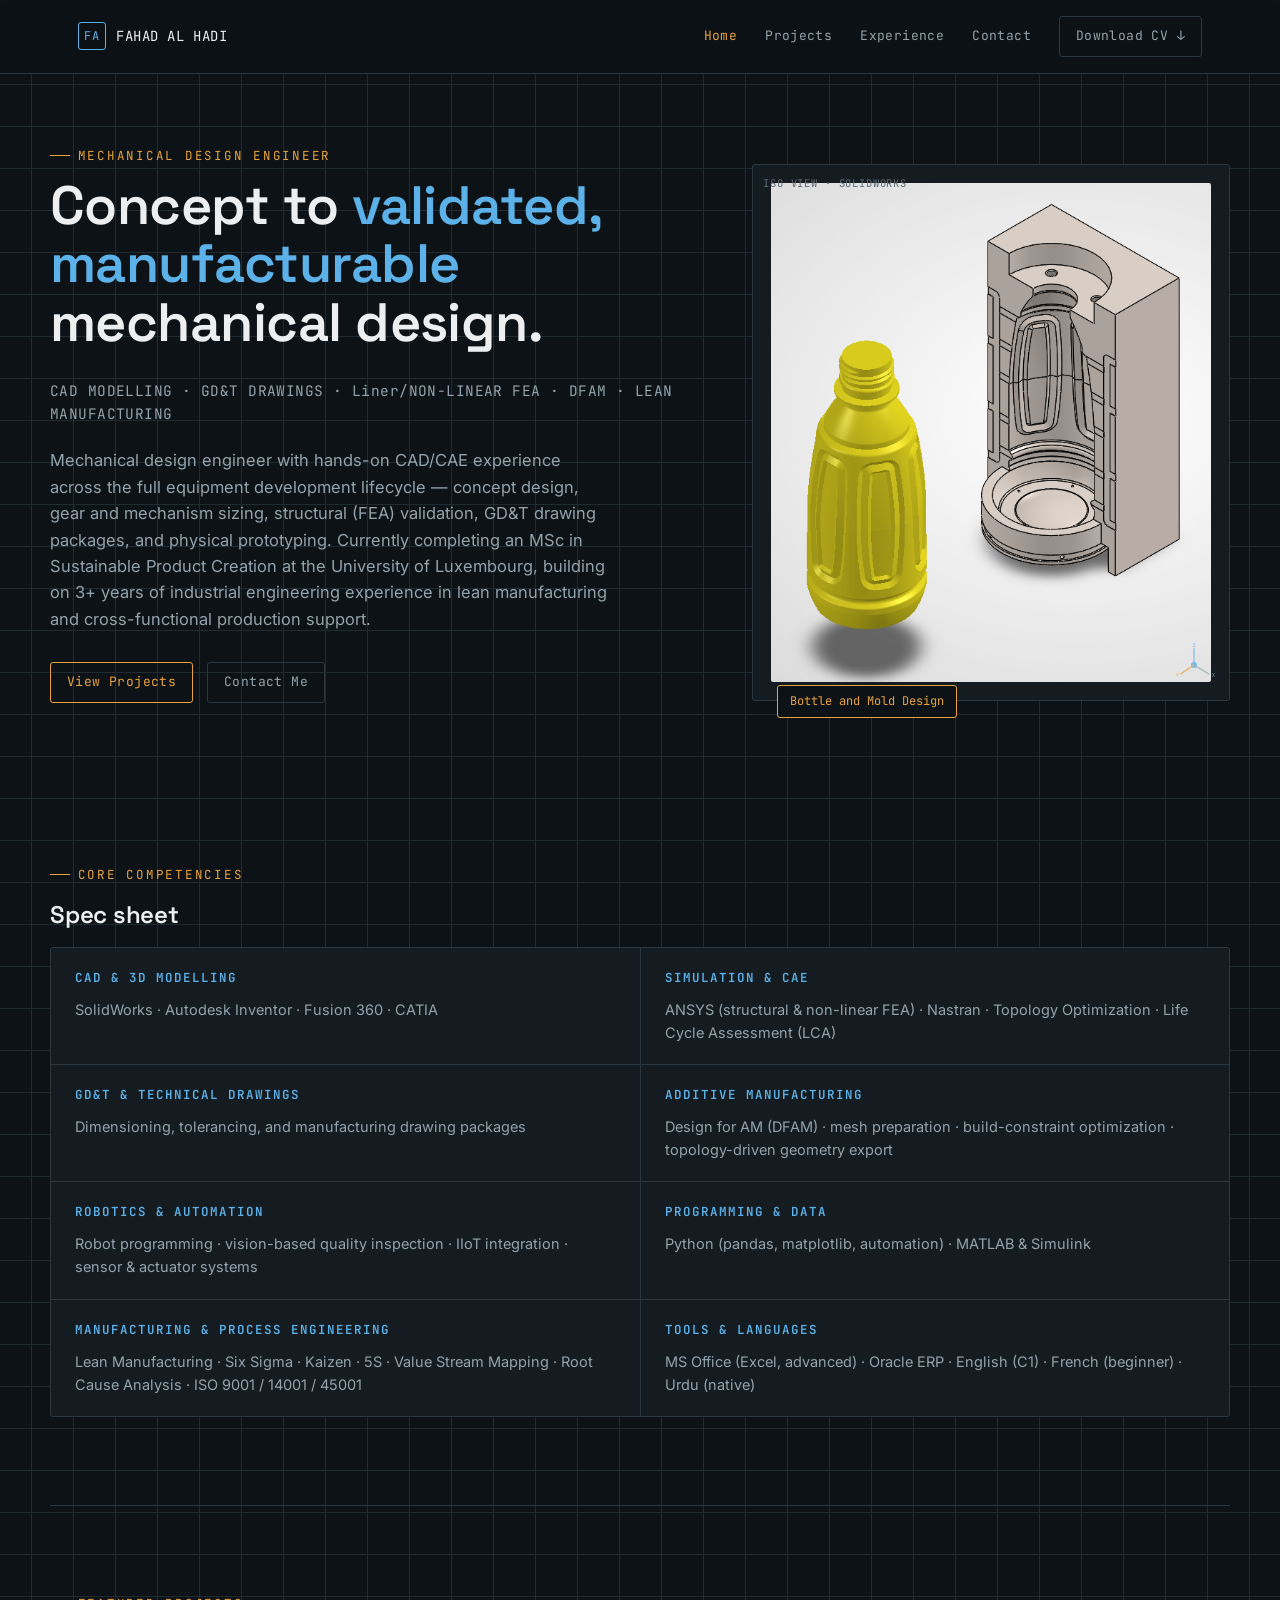
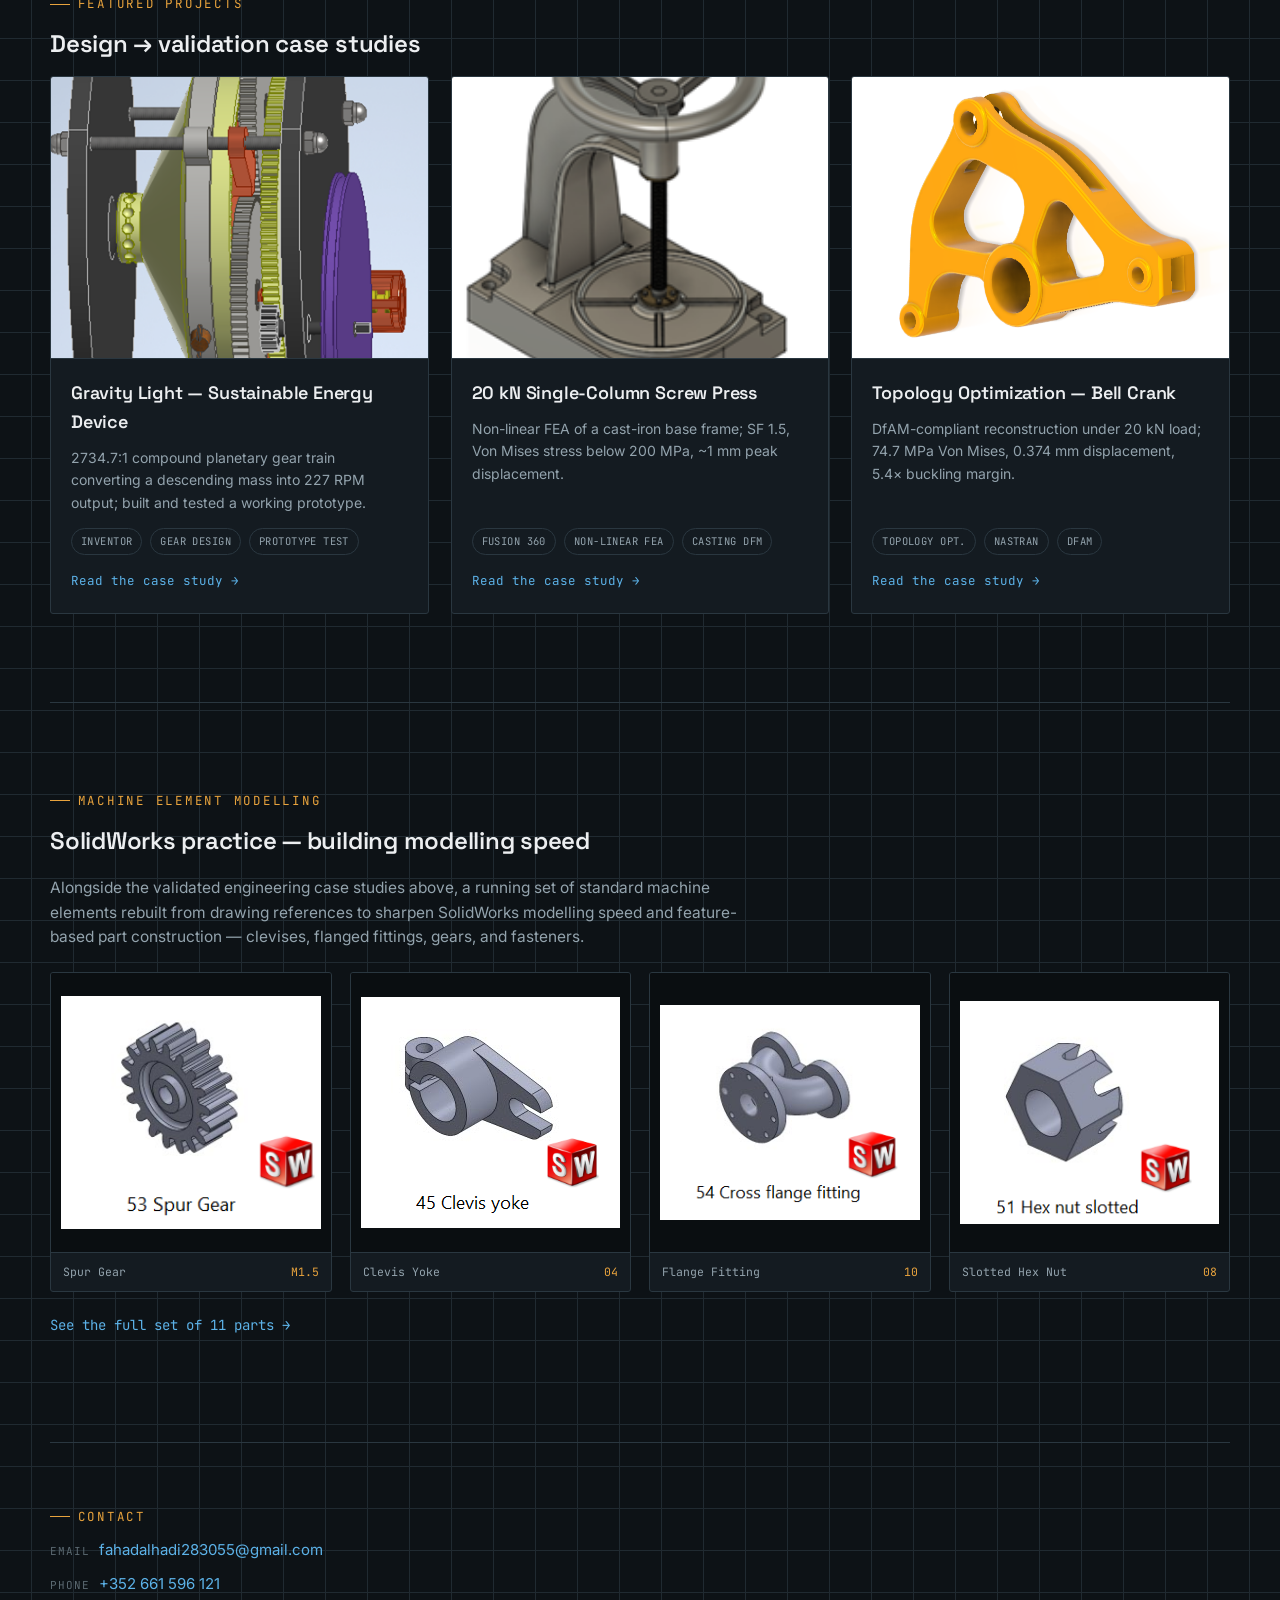
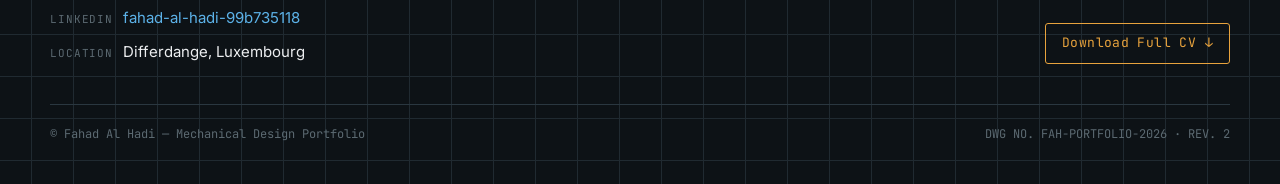
<file: index.html>
<!DOCTYPE html>
<html lang="en">
<head>
<meta charset="UTF-8">
<meta name="viewport" content="width=device-width, initial-scale=1">
<title>Fahad Al Hadi | Mechanical Design Portfolio</title>
<meta name="description" content="Mechanical Design Engineer — CAD/CAE, structural validation (FEA), GD&T drawing packages, and manufacturing-ready design.">
<link rel="preconnect" href="https://fonts.googleapis.com">
<link href="https://fonts.googleapis.com/css2?family=Space+Grotesk:wght@500;600;700&family=Inter:wght@400;500;600&family=JetBrains+Mono:wght@400;500&display=swap" rel="stylesheet">
<link rel="stylesheet" href="style.css">
</head>
<body>

<header class="site-header">
  <nav class="nav">
    <a class="brand" href="index.html"><span class="mark">FA</span> FAHAD AL HADI</a>
    <button class="nav-toggle" aria-label="Toggle menu">MENU</button>
    <div class="nav-links">
      <a href="index.html" class="active">Home</a>
      <a href="projects.html">Projects</a>
      <a href="projects.html#experience">Experience</a>
      <a href="#contact">Contact</a>
      <a class="btn btn-quiet" href="resume.pdf">Download CV ↓</a>
    </div>
  </nav>
</header>

<main>

  <!-- ================= HERO ================= -->
  <section class="hero wrap">
    <div class="hero-grid">
      <div class="reveal in">
        <div class="eyebrow">Mechanical Design Engineer</div>
        <h1>Concept to <span class="accent">validated, manufacturable</span> mechanical design.</h1>
        <div class="hero-role">CAD MODELLING · GD&amp;T DRAWINGS · Liner/NON-LINEAR FEA · DFAM · LEAN MANUFACTURING</div>
        <p class="lede">
          Mechanical design engineer with hands-on CAD/CAE experience across the full equipment
          development lifecycle — concept design, gear and mechanism sizing, structural (FEA)
          validation, GD&amp;T drawing packages, and physical prototyping. Currently completing an
          MSc in Sustainable Product Creation at the University of Luxembourg, building on 3+ years
          of industrial engineering experience in lean manufacturing and cross-functional production support.
        </p>
        <div class="hero-ctas">
          <a class="btn" href="projects.html">View Projects</a>
          <a class="btn btn-quiet" href="#contact">Contact Me</a>
        </div>
      </div>

      <div class="reveal in">
        <div class="hero-visual">
          <span class="viewport-tag">ISO VIEW · SOLIDWORKS</span>
          <img src="images/Bottle and Mold Design.png" alt="Bottle and Mold Design in SolidWorks, isometric view">
          <svg class="viewport-gizmo" viewBox="0 0 60 60" fill="none">
            <circle cx="30" cy="30" r="4" fill="#5CB2E8"/>
            <line x1="30" y1="30" x2="30" y2="8" stroke="#5CB2E8" stroke-width="1.5"/>
            <line x1="30" y1="30" x2="50" y2="42" stroke="#93A3AD" stroke-width="1.5"/>
            <line x1="30" y1="30" x2="12" y2="42" stroke="#E8A33D" stroke-width="1.5"/>
            <text x="30" y="6" fill="#5CB2E8" font-size="7" font-family="monospace" text-anchor="middle">Z</text>
            <text x="53" y="46" fill="#93A3AD" font-size="7" font-family="monospace">X</text>
            <text x="6" y="46" fill="#E8A33D" font-size="7" font-family="monospace">Y</text>
          </svg>
          <div class="dim-callout">Bottle and Mold Design</div>
        </div>
      </div>
    </div>
  </section>

  <!-- ================= SKILLS ================= -->
  <section class="section wrap" id="skills">
    <div class="eyebrow">Core Competencies</div>
    <h2>Spec sheet</h2>
    <div class="spec-table">
      <div class="spec-row">
        <h4>CAD &amp; 3D Modelling</h4>
        <p>SolidWorks · Autodesk Inventor · Fusion 360 · CATIA</p>
      </div>
      <div class="spec-row">
        <h4>Simulation &amp; CAE</h4>
        <p>ANSYS (structural &amp; non-linear FEA) · Nastran · Topology Optimization · Life Cycle Assessment (LCA)</p>
      </div>
      <div class="spec-row">
        <h4>GD&amp;T &amp; Technical Drawings</h4>
        <p>Dimensioning, tolerancing, and manufacturing drawing packages</p>
      </div>
      <div class="spec-row">
        <h4>Additive Manufacturing</h4>
        <p>Design for AM (DFAM) · mesh preparation · build-constraint optimization · topology-driven geometry export</p>
      </div>
      <div class="spec-row">
        <h4>Robotics &amp; Automation</h4>
        <p>Robot programming · vision-based quality inspection · IIoT integration · sensor &amp; actuator systems</p>
      </div>
      <div class="spec-row">
        <h4>Programming &amp; Data</h4>
        <p>Python (pandas, matplotlib, automation) · MATLAB &amp; Simulink</p>
      </div>
      <div class="spec-row">
        <h4>Manufacturing &amp; Process Engineering</h4>
        <p>Lean Manufacturing · Six Sigma · Kaizen · 5S · Value Stream Mapping · Root Cause Analysis · ISO 9001 / 14001 / 45001</p>
      </div>
      <div class="spec-row">
        <h4>Tools &amp; Languages</h4>
        <p>MS Office (Excel, advanced) · Oracle ERP · English (C1) · French (beginner) · Urdu (native)</p>
      </div>
    </div>
  </section>

  <!-- ================= FEATURED PROJECTS ================= -->
  <section class="section wrap" id="featured">
    <div class="eyebrow">Featured Projects</div>
    <h2>Design → validation case studies</h2>
    <div class="card-grid">

      <a class="pcard reveal" href="projects.html#gravity-light">
        <div class="pcard-img"><img src="images/gravity-light/cad-assembly.png" alt="Gravity Light planetary gear train CAD assembly"></div>
        <div class="pcard-body">
          <h3>Gravity Light — Sustainable Energy Device</h3>
          <p>2734.7:1 compound planetary gear train converting a descending mass into 227 RPM output; built and tested a working prototype.</p>
          <div class="tag-row"><span class="tag">Inventor</span><span class="tag">Gear Design</span><span class="tag">Prototype Test</span></div>
          <span class="pcard-link">Read the case study</span>
        </div>
      </a>

      <a class="pcard reveal" href="projects.html#screw-press">
        <div class="pcard-img"><img src="images/screw-press/assembly.png" alt="20 kN single-column screw press assembly"></div>
        <div class="pcard-body">
          <h3>20 kN Single-Column Screw Press</h3>
          <p>Non-linear FEA of a cast-iron base frame; SF 1.5, Von Mises stress below 200 MPa, ~1 mm peak displacement.</p>
          <div class="tag-row"><span class="tag">Fusion 360</span><span class="tag">Non-Linear FEA</span><span class="tag">Casting DFM</span></div>
          <span class="pcard-link">Read the case study</span>
        </div>
      </a>

      <a class="pcard reveal" href="projects.html#topology-bellcrank">
        <div class="pcard-img"><img src="images/topology-bellcrank/bellcrank.png" alt="Topology-optimized bell crank final CAD model"></div>
        <div class="pcard-body">
          <h3>Topology Optimization — Bell Crank</h3>
          <p>DfAM-compliant reconstruction under 20 kN load; 74.7 MPa Von Mises, 0.374 mm displacement, 5.4× buckling margin.</p>
          <div class="tag-row"><span class="tag">Topology Opt.</span><span class="tag">Nastran</span><span class="tag">DFAM</span></div>
          <span class="pcard-link">Read the case study</span>
        </div>
      </a>

    </div>
  </section>

  <!-- ================= PARTS PRACTICE TEASER ================= -->
  <section class="section wrap" id="parts-teaser">
    <div class="eyebrow">Machine Element Modelling</div>
    <h2>SolidWorks practice — building modelling speed</h2>
    <p class="case-intro">
      Alongside the validated engineering case studies above, a running set of standard machine
      elements rebuilt from drawing references to sharpen SolidWorks modelling speed and feature-based
      part construction — clevises, flanged fittings, gears, and fasteners.
    </p>
    <div class="parts-grid">
      <div class="part-item reveal"><div class="part-img"><img src="images/spur-gear.png" alt="Spur gear, SolidWorks"></div><div class="part-cap"><span>Spur Gear</span><span class="p-no">M1.5</span></div></div>
      <div class="part-item reveal"><div class="part-img"><img src="images/clevis-yoke.png" alt="Clevis yoke bracket, SolidWorks"></div><div class="part-cap"><span>Clevis Yoke</span><span class="p-no">04</span></div></div>
      <div class="part-item reveal"><div class="part-img"><img src="images/cross-flange-fitting.png" alt="Cross flange pipe fitting, SolidWorks"></div><div class="part-cap"><span>Flange Fitting</span><span class="p-no">10</span></div></div>
      <div class="part-item reveal"><div class="part-img"><img src="images/hex-nut-slotted.png" alt="Slotted hex nut, SolidWorks"></div><div class="part-cap"><span>Slotted Hex Nut</span><span class="p-no">08</span></div></div>
    </div>
    <p style="margin-top:20px;"><a class="pcard-link" href="projects.html#parts-gallery" style="font-size:14px;">See the full set of 11 parts</a></p>
  </section>

  <!-- ================= CONTACT ================= -->
  <section class="footer wrap" id="contact">
    <div class="eyebrow">Contact</div>
    <div class="footer-grid">
      <div class="contact-list">
        <div><span class="clabel">Email</span><a href="mailto:fahadalhadi283055@gmail.com">fahadalhadi283055@gmail.com</a></div>
        <div><span class="clabel">Phone</span><a href="tel:+352661596121">+352 661 596 121</a></div>
        <div><span class="clabel">LinkedIn</span><a href="https://www.linkedin.com/in/fahad-al-hadi-99b735118/" target="_blank" rel="noopener">fahad-al-hadi-99b735118</a></div>
        <div><span class="clabel">Location</span><span>Differdange, Luxembourg</span></div>
      </div>
      <a class="btn" href="resume.pdf">Download Full CV ↓</a>
    </div>
    <div class="foot-bottom">
      <span>© Fahad Al Hadi — Mechanical Design Portfolio</span>
      <span>DWG NO. FAH-PORTFOLIO-2026 · REV. 2</span>
    </div>
  </section>

</main>

<script src="script.js"></script>
</body>
</html>
</file>
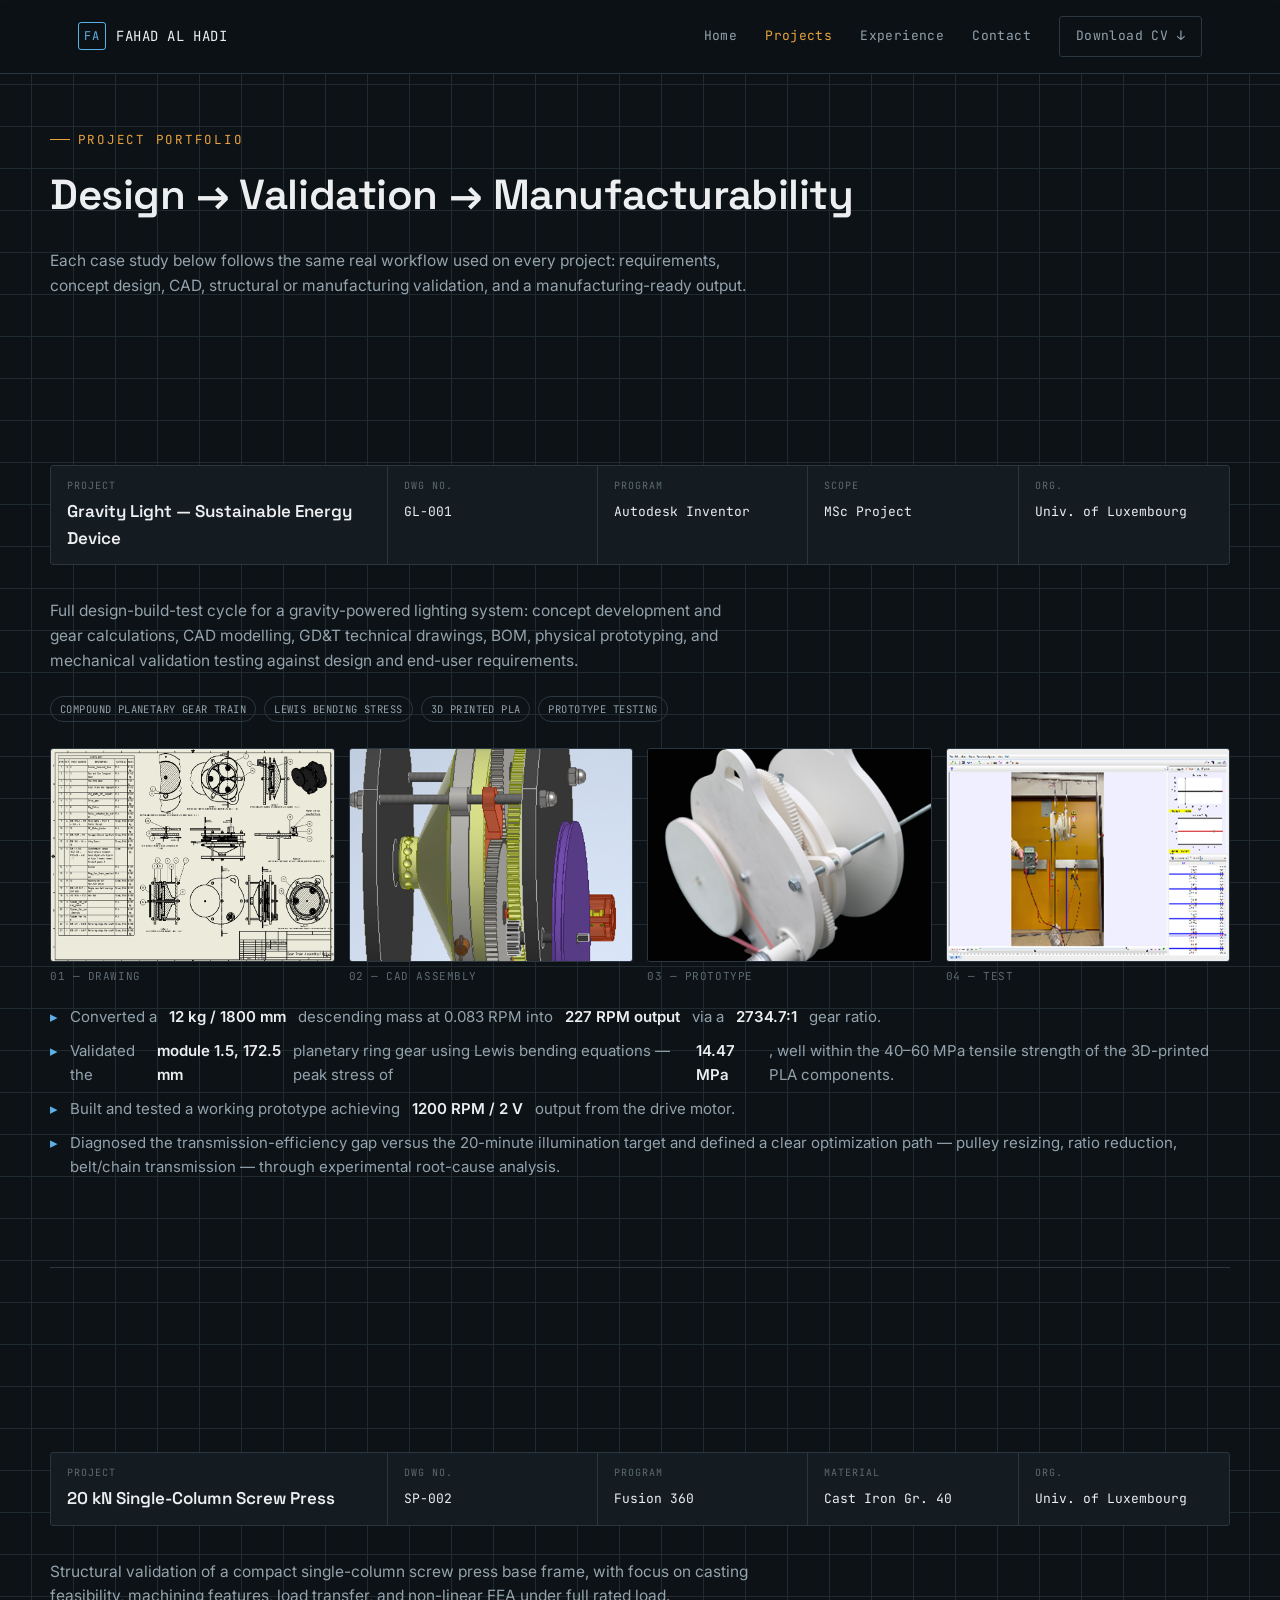
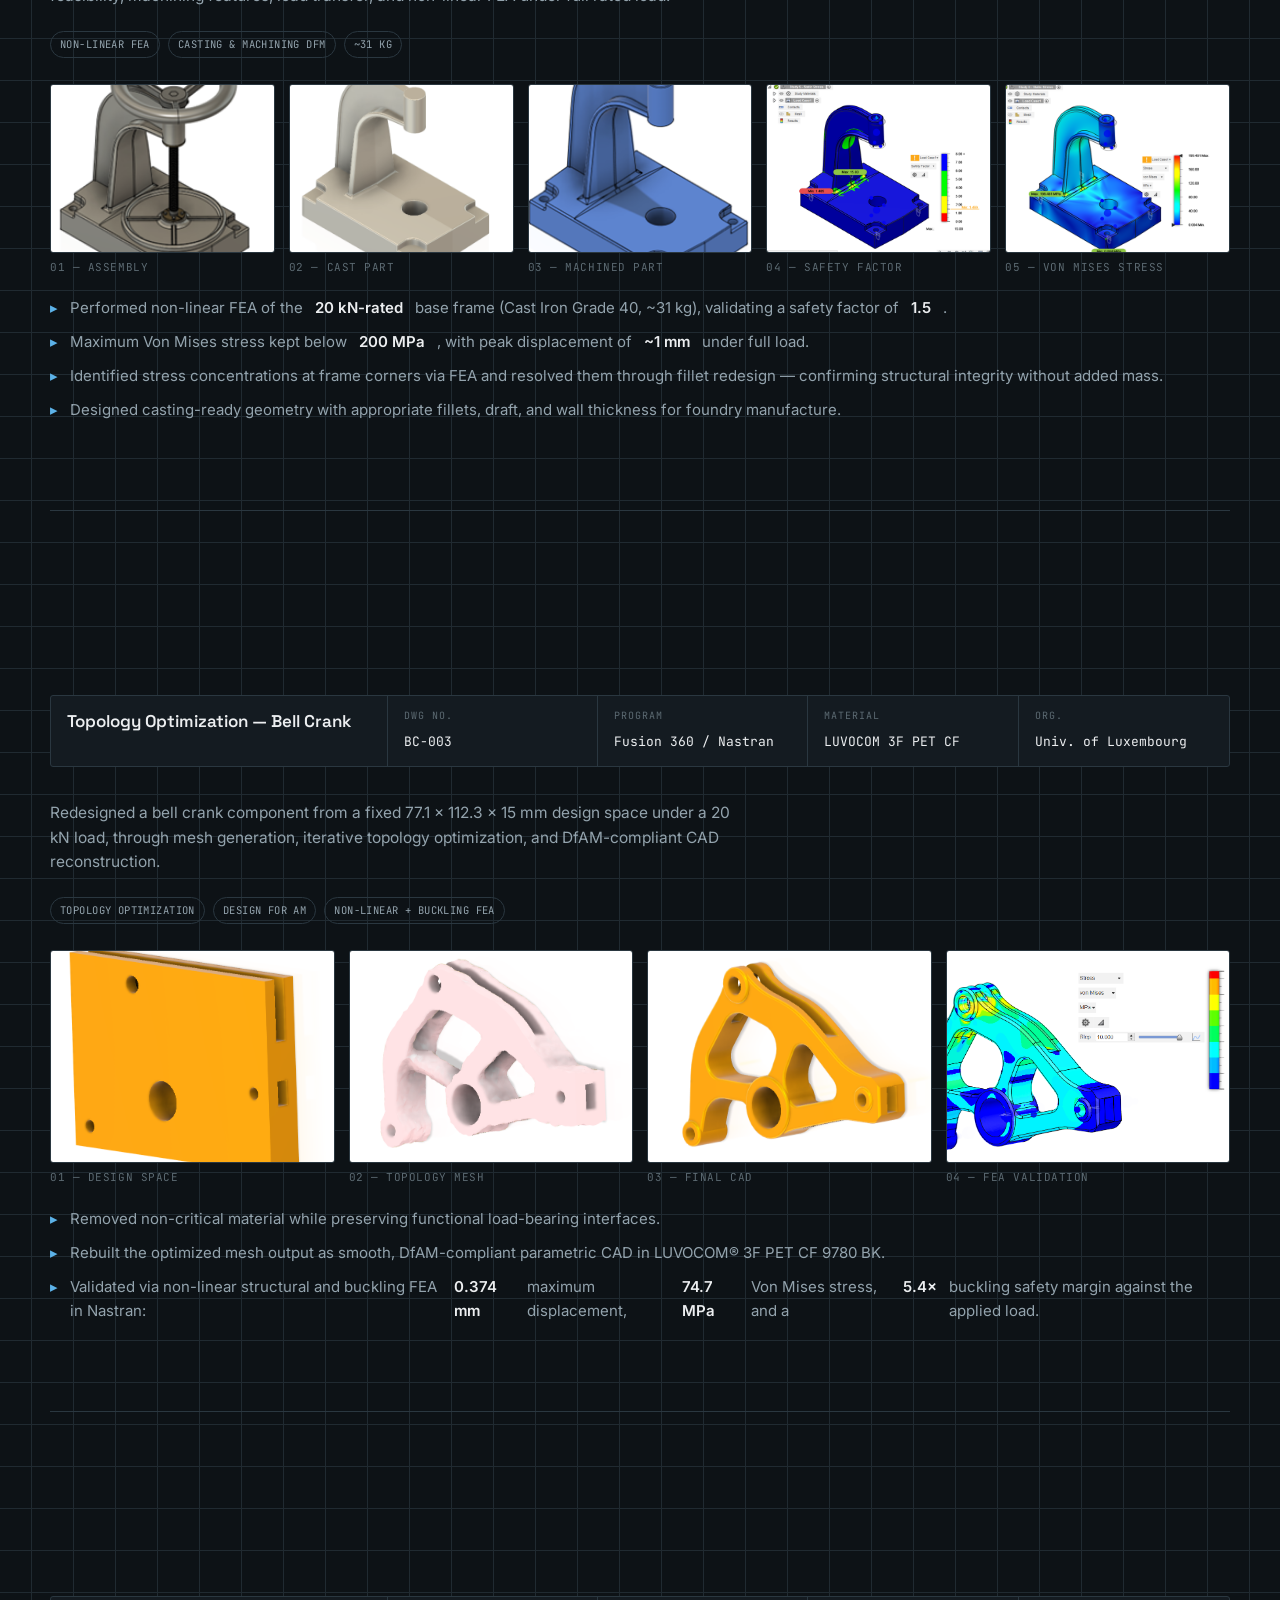
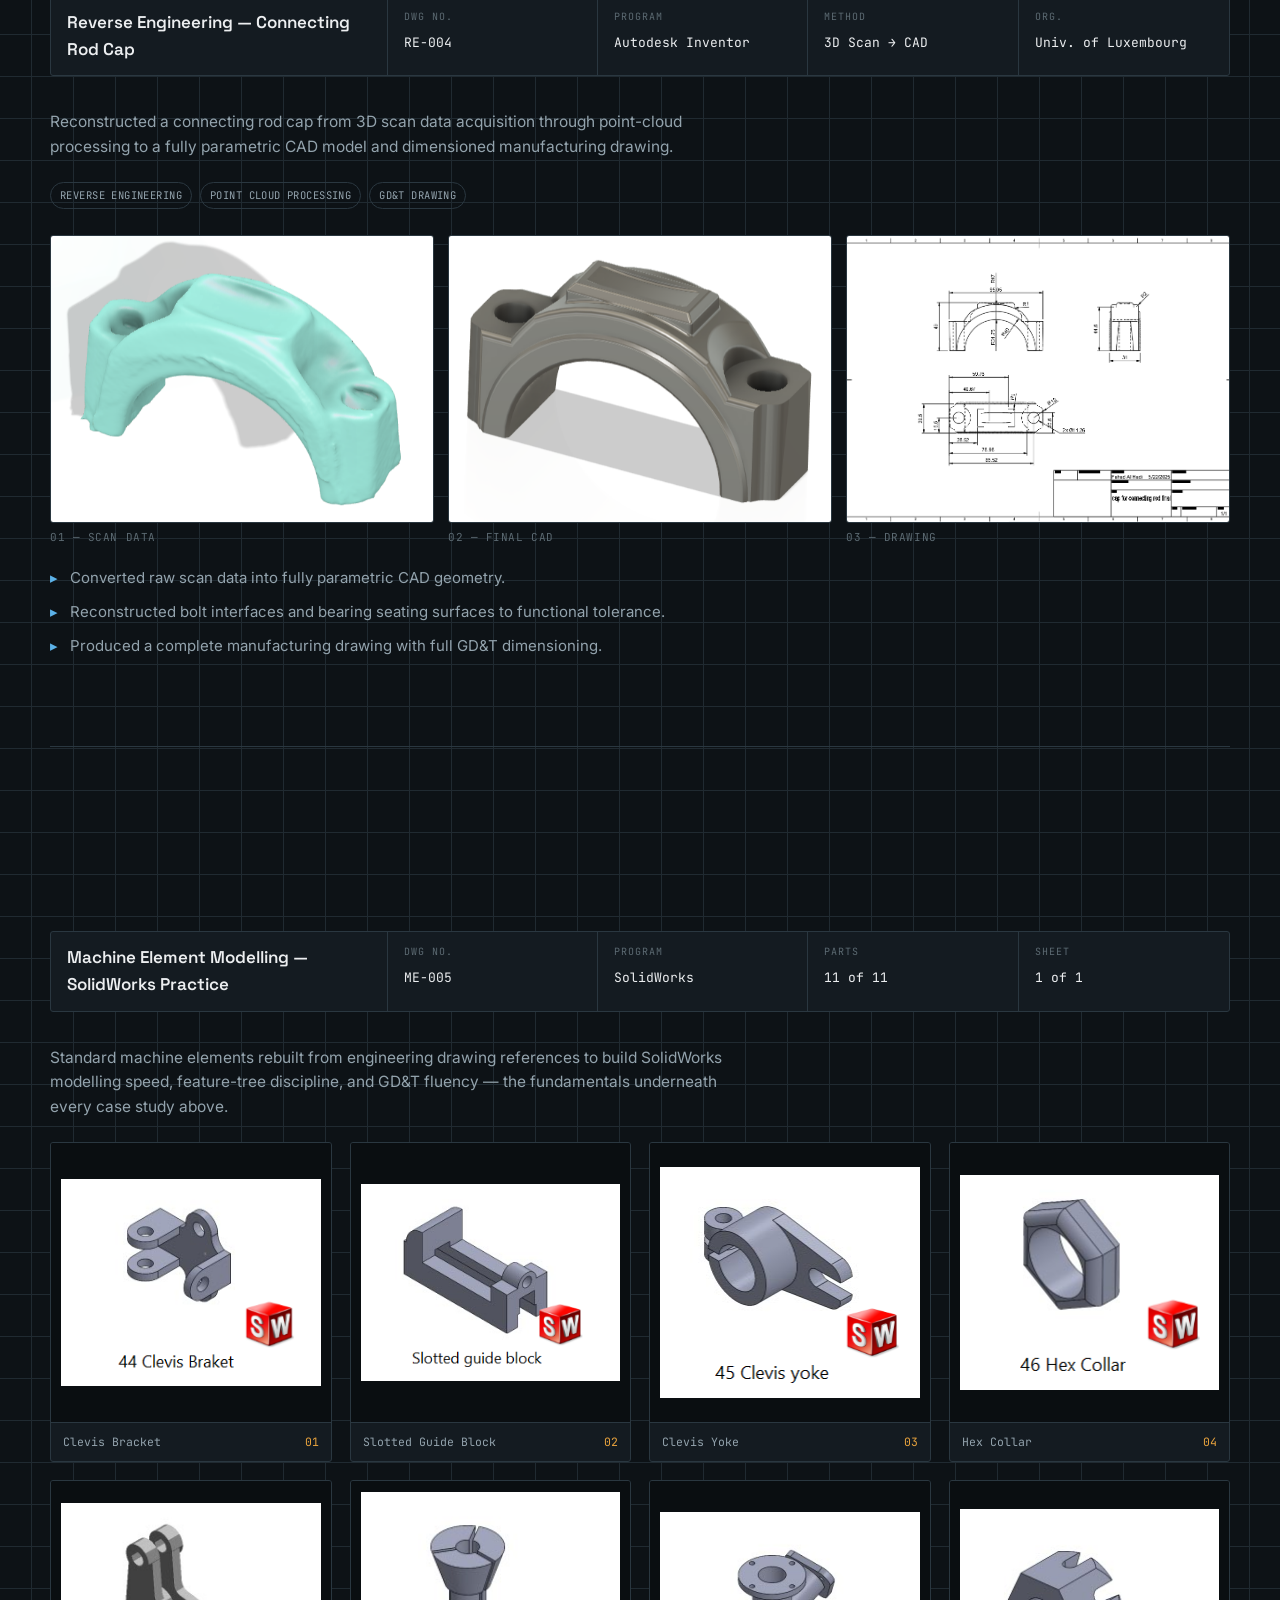
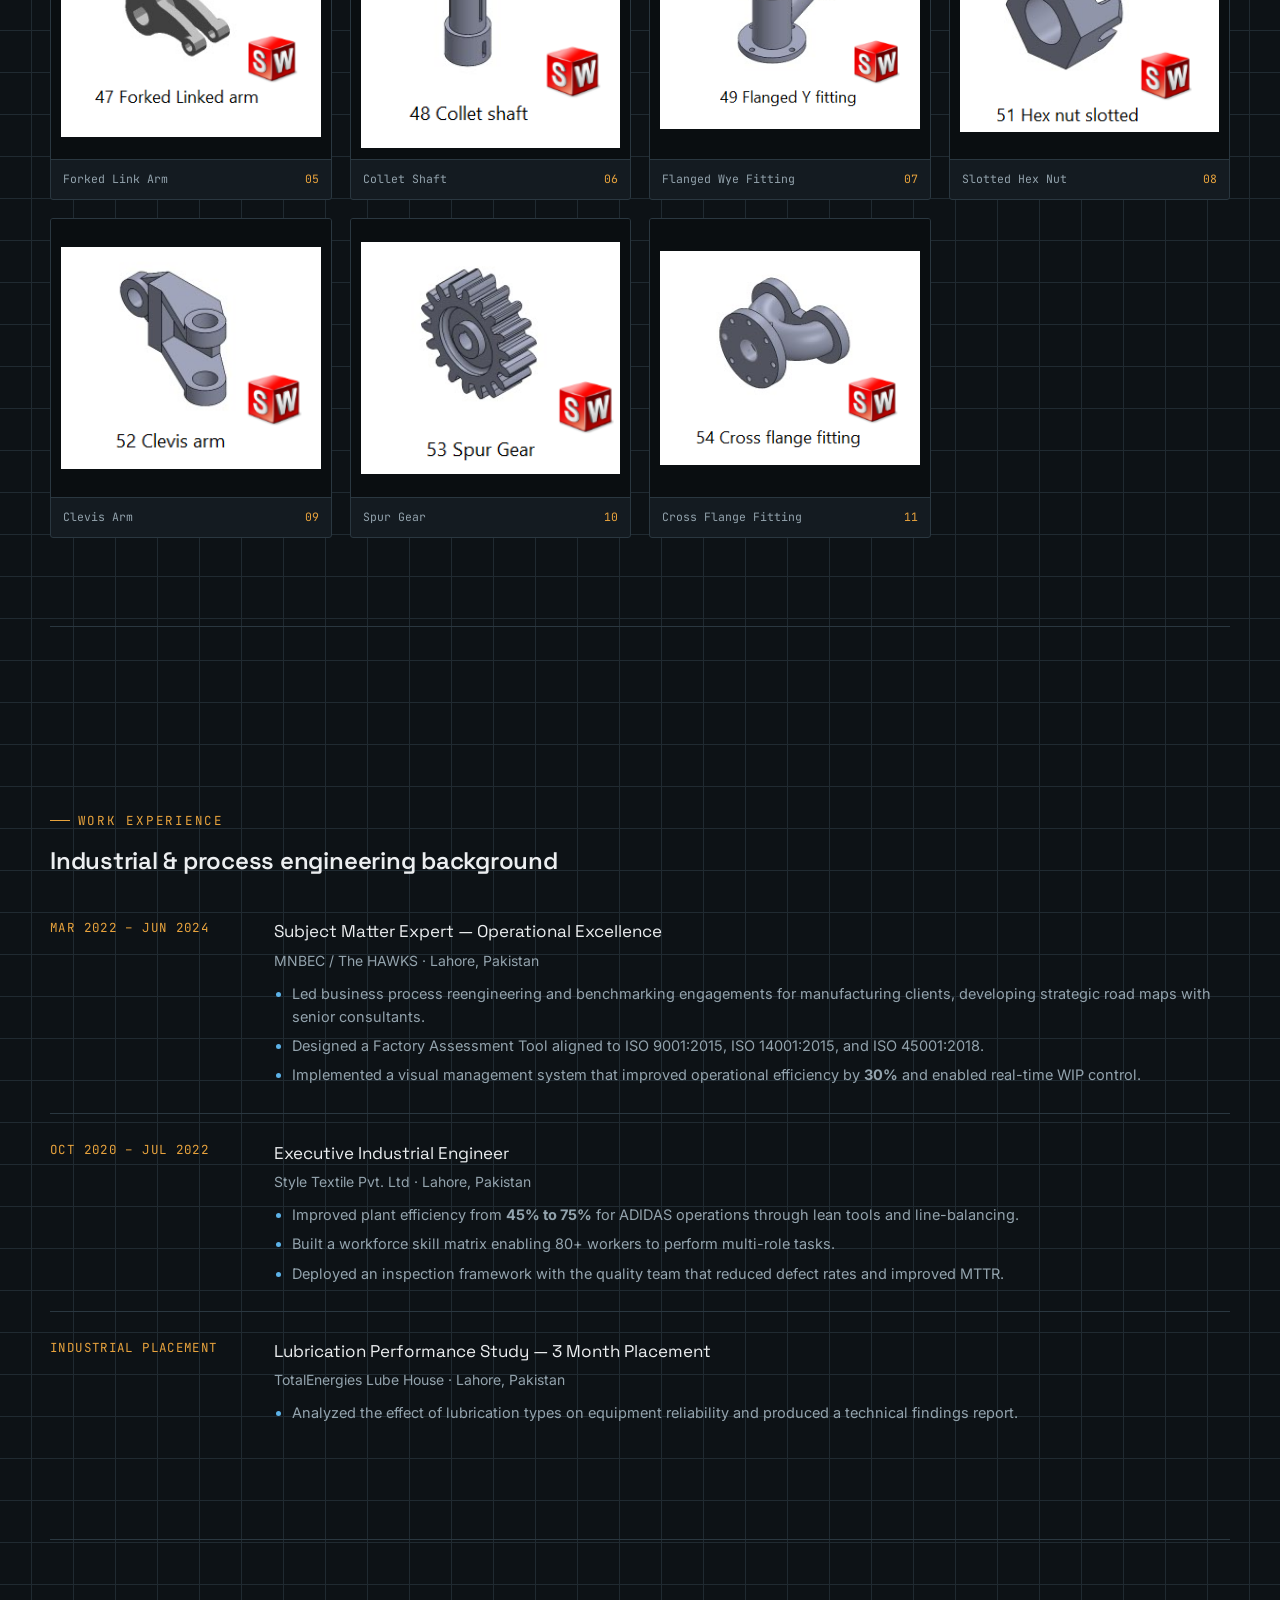
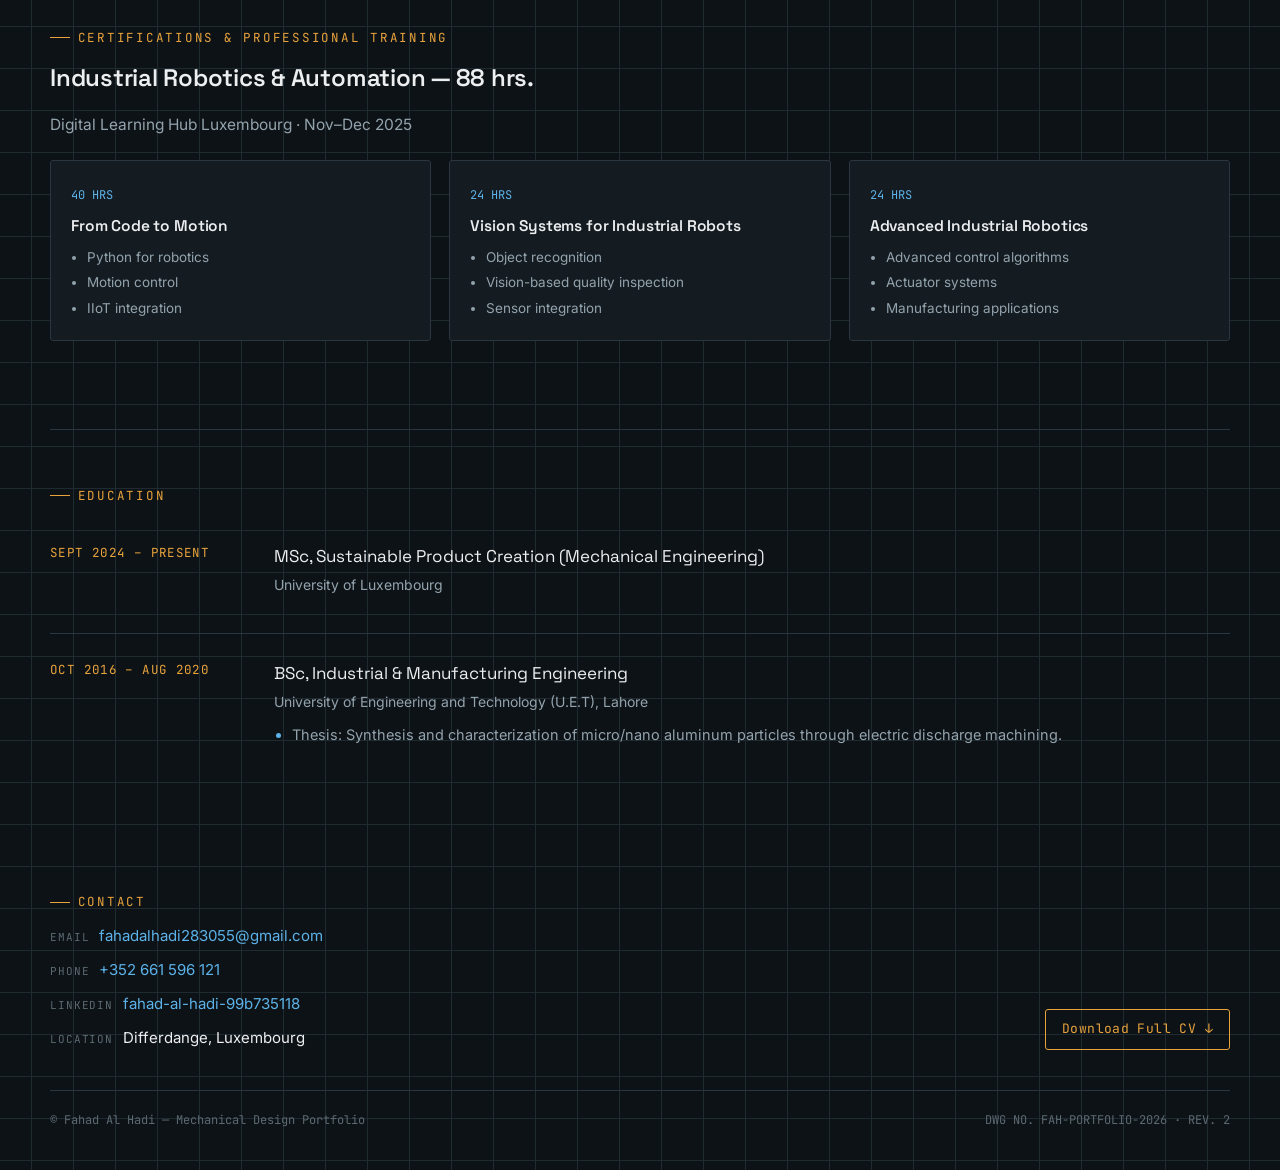
<file: projects.html>
<!DOCTYPE html>
<html lang="en">
<head>
<meta charset="UTF-8">
<meta name="viewport" content="width=device-width, initial-scale=1">
<title>Projects | Fahad Al Hadi</title>
<meta name="description" content="Mechanical design case studies: Gravity Light, 20 kN Screw Press, Bell Crank topology optimization, connecting rod reverse engineering, plus SolidWorks machine element practice.">
<link rel="preconnect" href="https://fonts.googleapis.com">
<link href="https://fonts.googleapis.com/css2?family=Space+Grotesk:wght@500;600;700&family=Inter:wght@400;500;600&family=JetBrains+Mono:wght@400;500&display=swap" rel="stylesheet">
<link rel="stylesheet" href="style.css">
</head>
<body>

<header class="site-header">
  <nav class="nav">
    <a class="brand" href="index.html"><span class="mark">FA</span> FAHAD AL HADI</a>
    <button class="nav-toggle" aria-label="Toggle menu">MENU</button>
    <div class="nav-links">
      <a href="index.html">Home</a>
      <a href="projects.html" class="active">Projects</a>
      <a href="#experience">Experience</a>
      <a href="#contact">Contact</a>
      <a class="btn btn-quiet" href="resume.pdf">Download CV ↓</a>
    </div>
  </nav>
</header>

<main>

  <!-- ================= INTRO ================= -->
  <section class="section-tight wrap">
    <div class="eyebrow">Project Portfolio</div>
    <h1 style="font-size:clamp(28px,3.6vw,42px);">Design → Validation → Manufacturability</h1>
    <p class="case-intro">Each case study below follows the same real workflow used on every project: requirements, concept design, CAD, structural or manufacturing validation, and a manufacturing-ready output.</p>
  </section>

  <!-- ================= GRAVITY LIGHT ================= -->
  <section class="section wrap project-case" id="gravity-light">
    <div class="title-block">
      <div class="title-block-row">
        <div class="tb-cell tb-title"><span class="tb-label">Project</span><span class="tb-value">Gravity Light — Sustainable Energy Device</span></div>
        <div class="tb-cell"><span class="tb-label">Dwg No.</span><span class="tb-value">GL-001</span></div>
        <div class="tb-cell"><span class="tb-label">Program</span><span class="tb-value">Autodesk Inventor</span></div>
        <div class="tb-cell"><span class="tb-label">Scope</span><span class="tb-value">MSc Project</span></div>
        <div class="tb-cell"><span class="tb-label">Org.</span><span class="tb-value">Univ. of Luxembourg</span></div>
      </div>
    </div>

    <p class="case-intro">
      Full design-build-test cycle for a gravity-powered lighting system: concept development and
      gear calculations, CAD modelling, GD&amp;T technical drawings, BOM, physical prototyping, and
      mechanical validation testing against design and end-user requirements.
    </p>
    <div class="tag-row" style="margin-bottom:26px;">
      <span class="tag">Compound Planetary Gear Train</span><span class="tag">Lewis Bending Stress</span><span class="tag">3D Printed PLA</span><span class="tag">Prototype Testing</span>
    </div>

    <div class="flow-strip">
      <figure><img src="images/gravity-light/drawing-gear-train.png" alt="Gear train engineering drawing"><figcaption>01 — Drawing</figcaption></figure>
      <figure><img src="images/gravity-light/cad-assembly.png" alt="CAD assembly of gravity light"><figcaption>02 — CAD Assembly</figcaption></figure>
      <figure><img src="images/gravity-light/prototype-printed.png" alt="3D printed prototype"><figcaption>03 — Prototype</figcaption></figure>
      <figure><img src="images/gravity-light/experimental-test.png" alt="Experimental test setup"><figcaption>04 — Test</figcaption></figure>
    </div>

    <ul class="outcomes">
      <li>Converted a <strong>12 kg / 1800 mm</strong> descending mass at 0.083 RPM into <strong>227 RPM output</strong> via a <strong>2734.7:1</strong> gear ratio.</li>
      <li>Validated the <strong>module 1.5, 172.5 mm</strong> planetary ring gear using Lewis bending equations — peak stress of <strong>14.47 MPa</strong>, well within the 40–60 MPa tensile strength of the 3D-printed PLA components.</li>
      <li>Built and tested a working prototype achieving <strong>1200 RPM / 2 V</strong> output from the drive motor.</li>
      <li>Diagnosed the transmission-efficiency gap versus the 20-minute illumination target and defined a clear optimization path — pulley resizing, ratio reduction, belt/chain transmission — through experimental root-cause analysis.</li>
    </ul>
  </section>

  <!-- ================= SCREW PRESS ================= -->
  <section class="section wrap project-case" id="screw-press">
    <div class="title-block">
      <div class="title-block-row">
        <div class="tb-cell tb-title"><span class="tb-label">Project</span><span class="tb-value">20 kN Single-Column Screw Press</span></div>
        <div class="tb-cell"><span class="tb-label">Dwg No.</span><span class="tb-value">SP-002</span></div>
        <div class="tb-cell"><span class="tb-label">Program</span><span class="tb-value">Fusion 360</span></div>
        <div class="tb-cell"><span class="tb-label">Material</span><span class="tb-value">Cast Iron Gr. 40</span></div>
        <div class="tb-cell"><span class="tb-label">Org.</span><span class="tb-value">Univ. of Luxembourg</span></div>
      </div>
    </div>

    <p class="case-intro">
      Structural validation of a compact single-column screw press base frame, with focus on casting
      feasibility, machining features, load transfer, and non-linear FEA under full rated load.
    </p>
    <div class="tag-row" style="margin-bottom:26px;">
      <span class="tag">Non-Linear FEA</span><span class="tag">Casting &amp; Machining DFM</span><span class="tag">~31 kg</span>
    </div>

    <div class="flow-strip">
      <figure><img src="images/screw-press/assembly.png" alt="Screw press assembly model"><figcaption>01 — Assembly</figcaption></figure>
      <figure><img src="images/screw-press/cast-part.png" alt="Cast part geometry"><figcaption>02 — Cast Part</figcaption></figure>
      <figure><img src="images/screw-press/machined-part.png" alt="Machined part"><figcaption>03 — Machined Part</figcaption></figure>
      <figure><img src="images/screw-press/safety-factor.png" alt="Safety factor plot"><figcaption>04 — Safety Factor</figcaption></figure>
      <figure><img src="images/screw-press/stress-analysis.png" alt="Von Mises stress analysis"><figcaption>05 — Von Mises Stress</figcaption></figure>
    </div>

    <ul class="outcomes">
      <li>Performed non-linear FEA of the <strong>20 kN-rated</strong> base frame (Cast Iron Grade 40, ~31 kg), validating a safety factor of <strong>1.5</strong>.</li>
      <li>Maximum Von Mises stress kept below <strong>200 MPa</strong>, with peak displacement of <strong>~1 mm</strong> under full load.</li>
      <li>Identified stress concentrations at frame corners via FEA and resolved them through fillet redesign — confirming structural integrity without added mass.</li>
      <li>Designed casting-ready geometry with appropriate fillets, draft, and wall thickness for foundry manufacture.</li>
    </ul>
  </section>

  <!-- ================= TOPOLOGY BELL CRANK ================= -->
  <section class="section wrap project-case" id="topology-bellcrank">
    <div class="title-block">
      <div class="title-block-row">
        <div class="tb-cell tb-title"><span class="tb-value">Topology Optimization — Bell Crank</span></div>
        <div class="tb-cell"><span class="tb-label">Dwg No.</span><span class="tb-value">BC-003</span></div>
        <div class="tb-cell"><span class="tb-label">Program</span><span class="tb-value">Fusion 360 / Nastran</span></div>
        <div class="tb-cell"><span class="tb-label">Material</span><span class="tb-value">LUVOCOM 3F PET CF</span></div>
        <div class="tb-cell"><span class="tb-label">Org.</span><span class="tb-value">Univ. of Luxembourg</span></div>
      </div>
    </div>

    <p class="case-intro">
      Redesigned a bell crank component from a fixed 77.1 × 112.3 × 15 mm design space under a 20 kN
      load, through mesh generation, iterative topology optimization, and DfAM-compliant CAD reconstruction.
    </p>
    <div class="tag-row" style="margin-bottom:26px;">
      <span class="tag">Topology Optimization</span><span class="tag">Design for AM</span><span class="tag">Non-Linear + Buckling FEA</span>
    </div>

    <div class="flow-strip">
      <figure><img src="images/topology-bellcrank/designspace.png" alt="Design space definition"><figcaption>01 — Design Space</figcaption></figure>
      <figure><img src="images/topology-bellcrank/meshbody.png" alt="Topology optimization mesh output"><figcaption>02 — Topology Mesh</figcaption></figure>
      <figure><img src="images/topology-bellcrank/bellcrank.png" alt="Final reconstructed CAD model"><figcaption>03 — Final CAD</figcaption></figure>
      <figure><img src="images/topology-bellcrank/stress.png" alt="Stress analysis of final geometry"><figcaption>04 — FEA Validation</figcaption></figure>
    </div>

    <ul class="outcomes">
      <li>Removed non-critical material while preserving functional load-bearing interfaces.</li>
      <li>Rebuilt the optimized mesh output as smooth, DfAM-compliant parametric CAD in LUVOCOM® 3F PET CF 9780 BK.</li>
      <li>Validated via non-linear structural and buckling FEA in Nastran: <strong>0.374 mm</strong> maximum displacement, <strong>74.7 MPa</strong> Von Mises stress, and a <strong>5.4×</strong> buckling safety margin against the applied load.</li>
    </ul>
  </section>

  <!-- ================= REVERSE ENGINEERING ================= -->
  <section class="section wrap project-case" id="reverse-connecting-rod">
    <div class="title-block">
      <div class="title-block-row">
        <div class="tb-cell tb-title"><span class="tb-value">Reverse Engineering — Connecting Rod Cap</span></div>
        <div class="tb-cell"><span class="tb-label">Dwg No.</span><span class="tb-value">RE-004</span></div>
        <div class="tb-cell"><span class="tb-label">Program</span><span class="tb-value">Autodesk Inventor</span></div>
        <div class="tb-cell"><span class="tb-label">Method</span><span class="tb-value">3D Scan → CAD</span></div>
        <div class="tb-cell"><span class="tb-label">Org.</span><span class="tb-value">Univ. of Luxembourg</span></div>
      </div>
    </div>

    <p class="case-intro">
      Reconstructed a connecting rod cap from 3D scan data acquisition through point-cloud processing
      to a fully parametric CAD model and dimensioned manufacturing drawing.
    </p>
    <div class="tag-row" style="margin-bottom:26px;">
      <span class="tag">Reverse Engineering</span><span class="tag">Point Cloud Processing</span><span class="tag">GD&amp;T Drawing</span>
    </div>

    <div class="flow-strip">
      <figure><img src="images/reverse-connecting-rod/scan.png" alt="Scanned reference point cloud"><figcaption>01 — Scan Data</figcaption></figure>
      <figure><img src="images/reverse-connecting-rod/final.png" alt="Final CAD reconstruction"><figcaption>02 — Final CAD</figcaption></figure>
      <figure><img src="images/reverse-connecting-rod/drawing.png" alt="Manufacturing drawing"><figcaption>03 — Drawing</figcaption></figure>
    </div>

    <ul class="outcomes">
      <li>Converted raw scan data into fully parametric CAD geometry.</li>
      <li>Reconstructed bolt interfaces and bearing seating surfaces to functional tolerance.</li>
      <li>Produced a complete manufacturing drawing with full GD&amp;T dimensioning.</li>
    </ul>
  </section>

  <!-- ================= PARTS GALLERY ================= -->
  <section class="section wrap project-case" id="parts-gallery">
    <div class="title-block">
      <div class="title-block-row">
        <div class="tb-cell tb-title"><span class="tb-value">Machine Element Modelling — SolidWorks Practice</span></div>
        <div class="tb-cell"><span class="tb-label">Dwg No.</span><span class="tb-value">ME-005</span></div>
        <div class="tb-cell"><span class="tb-label">Program</span><span class="tb-value">SolidWorks</span></div>
        <div class="tb-cell"><span class="tb-label">Parts</span><span class="tb-value">11 of 11</span></div>
        <div class="tb-cell"><span class="tb-label">Sheet</span><span class="tb-value">1 of 1</span></div>
      </div>
    </div>
    <p class="case-intro">
      Standard machine elements rebuilt from engineering drawing references to build SolidWorks
      modelling speed, feature-tree discipline, and GD&amp;T fluency — the fundamentals underneath
      every case study above.
    </p>

    <div class="parts-grid">
      <div class="part-item"><div class="part-img"><img src="images/clevis-bracket.png" alt="Clevis bracket, SolidWorks"></div><div class="part-cap"><span>Clevis Bracket</span><span class="p-no">01</span></div></div>
      <div class="part-item"><div class="part-img"><img src="images/slotted-guide-block.png" alt="Slotted guide block, SolidWorks"></div><div class="part-cap"><span>Slotted Guide Block</span><span class="p-no">02</span></div></div>
      <div class="part-item"><div class="part-img"><img src="images/clevis-yoke.png" alt="Clevis yoke, SolidWorks"></div><div class="part-cap"><span>Clevis Yoke</span><span class="p-no">03</span></div></div>
      <div class="part-item"><div class="part-img"><img src="images/hex-collar.png" alt="Hex collar, SolidWorks"></div><div class="part-cap"><span>Hex Collar</span><span class="p-no">04</span></div></div>
      <div class="part-item"><div class="part-img"><img src="images/forked-link-arm.png" alt="Forked link arm, SolidWorks"></div><div class="part-cap"><span>Forked Link Arm</span><span class="p-no">05</span></div></div>
      <div class="part-item"><div class="part-img"><img src="images/collet-shaft.png" alt="Collet shaft, SolidWorks"></div><div class="part-cap"><span>Collet Shaft</span><span class="p-no">06</span></div></div>
      <div class="part-item"><div class="part-img"><img src="images/flanged-tee-fitting.png" alt="Flanged wye pipe fitting, SolidWorks"></div><div class="part-cap"><span>Flanged Wye Fitting</span><span class="p-no">07</span></div></div>
      <div class="part-item"><div class="part-img"><img src="images/hex-nut-slotted.png" alt="Slotted hex nut, SolidWorks"></div><div class="part-cap"><span>Slotted Hex Nut</span><span class="p-no">08</span></div></div>
      <div class="part-item"><div class="part-img"><img src="images/clevis-arm.png" alt="Clevis arm, SolidWorks"></div><div class="part-cap"><span>Clevis Arm</span><span class="p-no">09</span></div></div>
      <div class="part-item"><div class="part-img"><img src="images/spur-gear.png" alt="Spur gear, SolidWorks"></div><div class="part-cap"><span>Spur Gear</span><span class="p-no">10</span></div></div>
      <div class="part-item"><div class="part-img"><img src="images/cross-flange-fitting.png" alt="Cross flange pipe fitting, SolidWorks"></div><div class="part-cap"><span>Cross Flange Fitting</span><span class="p-no">11</span></div></div>
    </div>
  </section>

  <!-- ================= EXPERIENCE ================= -->
  <section class="section wrap" id="experience">
    <div class="eyebrow">Work Experience</div>
    <h2>Industrial &amp; process engineering background</h2>
    <div class="timeline">
      <div class="tl-item">
        <div><div class="tl-date">MAR 2022 – JUN 2024</div></div>
        <div>
          <div class="tl-role">Subject Matter Expert — Operational Excellence</div>
          <div class="tl-org">MNBEC / The HAWKS · Lahore, Pakistan</div>
          <ul>
            <li>Led business process reengineering and benchmarking engagements for manufacturing clients, developing strategic road maps with senior consultants.</li>
            <li>Designed a Factory Assessment Tool aligned to ISO 9001:2015, ISO 14001:2015, and ISO 45001:2018.</li>
            <li>Implemented a visual management system that improved operational efficiency by <strong>30%</strong> and enabled real-time WIP control.</li>
          </ul>
        </div>
      </div>
      <div class="tl-item">
        <div><div class="tl-date">OCT 2020 – JUL 2022</div></div>
        <div>
          <div class="tl-role">Executive Industrial Engineer</div>
          <div class="tl-org">Style Textile Pvt. Ltd · Lahore, Pakistan</div>
          <ul>
            <li>Improved plant efficiency from <strong>45% to 75%</strong> for ADIDAS operations through lean tools and line-balancing.</li>
            <li>Built a workforce skill matrix enabling 80+ workers to perform multi-role tasks.</li>
            <li>Deployed an inspection framework with the quality team that reduced defect rates and improved MTTR.</li>
          </ul>
        </div>
      </div>
      <div class="tl-item">
        <div><div class="tl-date">INDUSTRIAL PLACEMENT</div></div>
        <div>
          <div class="tl-role">Lubrication Performance Study — 3 Month Placement</div>
          <div class="tl-org">TotalEnergies Lube House · Lahore, Pakistan</div>
          <ul>
            <li>Analyzed the effect of lubrication types on equipment reliability and produced a technical findings report.</li>
          </ul>
        </div>
      </div>
    </div>
  </section>

  <!-- ================= CERTIFICATIONS ================= -->
  <section class="section wrap" id="certifications">
    <div class="eyebrow">Certifications &amp; Professional Training</div>
    <h2>Industrial Robotics &amp; Automation — 88 hrs.</h2>
    <p class="case-intro">Digital Learning Hub Luxembourg · Nov–Dec 2025</p>
    <div class="cert-grid">
      <div class="cert-card">
        <span class="cert-hrs">40 HRS</span>
        <h4>From Code to Motion</h4>
        <ul><li>Python for robotics</li><li>Motion control</li><li>IIoT integration</li></ul>
      </div>
      <div class="cert-card">
        <span class="cert-hrs">24 HRS</span>
        <h4>Vision Systems for Industrial Robots</h4>
        <ul><li>Object recognition</li><li>Vision-based quality inspection</li><li>Sensor integration</li></ul>
      </div>
      <div class="cert-card">
        <span class="cert-hrs">24 HRS</span>
        <h4>Advanced Industrial Robotics</h4>
        <ul><li>Advanced control algorithms</li><li>Actuator systems</li><li>Manufacturing applications</li></ul>
      </div>
    </div>
  </section>

  <!-- ================= EDUCATION ================= -->
  <section class="section-tight wrap" id="education">
    <div class="eyebrow">Education</div>
    <div class="timeline">
      <div class="tl-item">
        <div><div class="tl-date">SEPT 2024 – PRESENT</div></div>
        <div>
          <div class="tl-role">MSc, Sustainable Product Creation (Mechanical Engineering)</div>
          <div class="tl-org">University of Luxembourg</div>
        </div>
      </div>
      <div class="tl-item">
        <div><div class="tl-date">OCT 2016 – AUG 2020</div></div>
        <div>
          <div class="tl-role">BSc, Industrial &amp; Manufacturing Engineering</div>
          <div class="tl-org">University of Engineering and Technology (U.E.T), Lahore</div>
          <ul><li>Thesis: Synthesis and characterization of micro/nano aluminum particles through electric discharge machining.</li></ul>
        </div>
      </div>
    </div>
  </section>

  <!-- ================= CONTACT ================= -->
  <section class="footer wrap" id="contact">
    <div class="eyebrow">Contact</div>
    <div class="footer-grid">
      <div class="contact-list">
        <div><span class="clabel">Email</span><a href="mailto:fahadalhadi283055@gmail.com">fahadalhadi283055@gmail.com</a></div>
        <div><span class="clabel">Phone</span><a href="tel:+352661596121">+352 661 596 121</a></div>
        <div><span class="clabel">LinkedIn</span><a href="https://www.linkedin.com/in/fahad-al-hadi-99b735118/" target="_blank" rel="noopener">fahad-al-hadi-99b735118</a></div>
        <div><span class="clabel">Location</span><span>Differdange, Luxembourg</span></div>
      </div>
      <a class="btn" href="resume.pdf">Download Full CV ↓</a>
    </div>
    <div class="foot-bottom">
      <span>© Fahad Al Hadi — Mechanical Design Portfolio</span>
      <span>DWG NO. FAH-PORTFOLIO-2026 · REV. 2</span>
    </div>
  </section>

</main>

<script src="script.js"></script>
</body>
</html>
</file>
<file: style.css>
/* ==========================================================================
   Fahad Al Hadi — Mechanical Design Portfolio
   Design system: "Drawing Sheet" — engineering title blocks, dimension
   lines, and blueprint-grid texture, built from real drawing vernacular.
   ========================================================================== */

:root{
  /* -- color tokens -- */
  --ink:        #0D1216;   /* page background — graphite, not pure black */
  --panel:      #141B21;   /* section panels */
  --panel-2:    #1A232A;   /* raised cards */
  --line:       #2A3740;   /* hairlines / grid / dividers */
  --line-soft:  #202A31;
  --steel:      #93A3AD;   /* secondary text */
  --steel-dim:  #5C6A72;   /* tertiary / captions */
  --paper:      #ECEEF0;   /* primary text */
  --blue:       #5CB2E8;   /* blueprint accent — links, headings, lines */
  --blue-dim:   #2E5D78;
  --brass:      #E8A33D;   /* machined highlight — CTAs, tags, callouts */
  --brass-dim:  #8A631F;

  /* -- type -- */
  --f-display: 'Space Grotesk', 'Arial Narrow', sans-serif;
  --f-body:    'Inter', -apple-system, sans-serif;
  --f-mono:    'JetBrains Mono', 'Courier New', monospace;

  --radius: 3px;
  --wrap: 1180px;
}

*, *::before, *::after{ box-sizing: border-box; }
html{ scroll-behavior: smooth; }

body{
  margin:0;
  background: var(--ink);
  color: var(--paper);
  font-family: var(--f-body);
  font-size: 16px;
  line-height: 1.6;
  -webkit-font-smoothing: antialiased;
}

/* subtle blueprint grid texture on the page background */
body{
  background-image:
    linear-gradient(var(--line-soft) 1px, transparent 1px),
    linear-gradient(90deg, var(--line-soft) 1px, transparent 1px);
  background-size: 42px 42px;
  background-position: center top;
}

a{ color: var(--blue); text-decoration: none; }
a:hover{ color: var(--paper); }
a:focus-visible, button:focus-visible, .btn:focus-visible{
  outline: 2px solid var(--brass);
  outline-offset: 3px;
}

img{ max-width: 100%; display:block; }

h1,h2,h3,h4{
  font-family: var(--f-display);
  color: var(--paper);
  margin: 0 0 .5em;
  font-weight: 600;
  letter-spacing: -0.01em;
}

.wrap{
  max-width: var(--wrap);
  margin: 0 auto;
  padding: 0 28px;
}

.eyebrow{
  font-family: var(--f-mono);
  font-size: 12.5px;
  letter-spacing: .14em;
  text-transform: uppercase;
  color: var(--brass);
  display: flex;
  align-items: center;
  gap: .6em;
  margin-bottom: .9em;
}
.eyebrow::before{
  content:"";
  width: 20px; height: 1px;
  background: var(--brass);
  display:inline-block;
}

.section{ padding: 88px 0; border-bottom: 1px solid var(--line); }
.section-tight{ padding: 56px 0; }

/* ---------------- header / nav ---------------- */
.site-header{
  position: sticky; top: 0; z-index: 50;
  background: rgba(13,18,22,.88);
  backdrop-filter: blur(8px);
  border-bottom: 1px solid var(--line);
}
.nav{
  display:flex; align-items:center; justify-content:space-between;
  padding: 16px 28px;
  max-width: var(--wrap); margin: 0 auto;
  position: relative;
}
.brand{
  font-family: var(--f-mono);
  font-size: 14px;
  color: var(--paper);
  display:flex; align-items:center; gap:10px;
  letter-spacing: .04em;
}
.brand .mark{
  width: 28px; height: 28px;
  border: 1px solid var(--blue);
  display:flex; align-items:center; justify-content:center;
  font-family: var(--f-mono); font-size: 12px; color: var(--blue);
  border-radius: var(--radius);
}
.nav-links{
  display:flex; align-items:center; gap: 28px;
  font-family: var(--f-mono); font-size: 13px;
  letter-spacing: .03em;
}
.nav-links a{ color: var(--steel); }
.nav-links a:hover, .nav-links a.active{ color: var(--paper); }
.nav-links a.active{ color: var(--brass); }

.btn{
  font-family: var(--f-mono);
  font-size: 13px;
  letter-spacing: .03em;
  padding: 9px 16px;
  border: 1px solid var(--brass);
  color: var(--brass);
  border-radius: var(--radius);
  display:inline-flex; align-items:center; gap:8px;
  transition: background .15s ease, color .15s ease;
  background: transparent;
  cursor: pointer;
}
.btn:hover{ background: var(--brass); color: var(--ink); }
.btn-quiet{
  border-color: var(--line);
  color: var(--steel);
}
.btn-quiet:hover{ background: var(--panel-2); color: var(--paper); }

.nav-toggle{
  display:none;
  background:none; border:1px solid var(--line); color: var(--paper);
  width: 38px; height: 34px; border-radius: var(--radius);
  font-family: var(--f-mono);
}

/* ---------------- hero ---------------- */
.hero{
  padding: 72px 0 40px;
  position: relative;
}
.hero-grid{
  display:grid;
  grid-template-columns: 1.15fr .85fr;
  gap: 56px;
  align-items:center;
}
.hero h1{
  font-size: clamp(34px, 4.4vw, 54px);
  line-height: 1.08;
}
.hero h1 .accent{ color: var(--blue); }
.hero-role{
  font-family: var(--f-mono);
  color: var(--steel);
  font-size: 14.5px;
  margin-bottom: 22px;
  letter-spacing: .03em;
}
.hero p.lede{
  color: var(--steel);
  max-width: 56ch;
  font-size: 16.5px;
  margin-bottom: 30px;
}
.hero-ctas{ display:flex; gap:14px; margin-bottom: 34px; flex-wrap: wrap; }

.hero-visual{
  position: relative;
  border: 1px solid var(--line);
  background: var(--panel);
  border-radius: var(--radius);
  padding: 18px;
  margin-bottom: 18px;
}
.hero-visual img{ border-radius: 2px; }
.viewport-tag{
  position:absolute; top: 10px; left: 10px;
  font-family: var(--f-mono); font-size: 10.5px; color: var(--steel-dim);
  letter-spacing: .08em; text-transform: uppercase;
}
.viewport-gizmo{
  position:absolute; bottom: 12px; right: 12px;
  width: 46px; height: 46px; opacity: .8;
}
.dim-callout{
  position:absolute; bottom: -18px; left: 24px;
  background: var(--ink); border:1px solid var(--brass);
  color: var(--brass); font-family: var(--f-mono);
  font-size: 12px; padding: 6px 12px; border-radius: var(--radius);
  white-space: nowrap;
}

/* ---------------- title block (signature component) ---------------- */
.title-block{
  border: 1px solid var(--line);
  background: var(--panel);
  border-radius: var(--radius);
  margin-bottom: 34px;
  overflow: hidden;
}
.title-block-row{
  display:grid;
  grid-template-columns: 1.6fr repeat(4, 1fr);
}
.tb-cell{
  padding: 12px 16px;
  border-right: 1px solid var(--line);
  border-bottom: 1px solid var(--line);
}
.tb-cell:last-child{ border-right:none; }
.tb-cell .tb-label{
  font-family: var(--f-mono); font-size: 10px;
  letter-spacing: .1em; text-transform: uppercase;
  color: var(--steel-dim); margin-bottom: 4px; display:block;
}
.tb-cell .tb-value{
  font-family: var(--f-mono); font-size: 13px;
  color: var(--paper);
}
.tb-cell.tb-title .tb-value{
  font-family: var(--f-display); font-size: 17px; font-weight:600;
}
.title-block .title-block-row:last-child .tb-cell{ border-bottom: none; }

/* ---------------- skills / spec table ---------------- */
.spec-table{
  display:grid;
  grid-template-columns: repeat(2, 1fr);
  gap: 1px;
  background: var(--line);
  border: 1px solid var(--line);
  border-radius: var(--radius);
  overflow:hidden;
}
.spec-row{
  background: var(--panel);
  padding: 20px 24px;
}
.spec-row h4{
  font-family: var(--f-mono);
  font-size: 12.5px;
  letter-spacing: .08em;
  text-transform: uppercase;
  color: var(--blue);
  margin-bottom: 10px;
}
.spec-row p{ color: var(--steel); font-size: 14.5px; margin:0; }

/* ---------------- project cards ---------------- */
.card-grid{
  display:grid;
  grid-template-columns: repeat(3, 1fr);
  gap: 22px;
}
.pcard{
  background: var(--panel);
  border: 1px solid var(--line);
  border-radius: var(--radius);
  overflow:hidden;
  display:flex; flex-direction:column;
  transition: border-color .15s ease, transform .15s ease;
  position: relative;
}
.pcard:hover{ border-color: var(--blue-dim); transform: translateY(-2px); }
.pcard .pcard-img{
  aspect-ratio: 4/3; overflow:hidden; background:#0a0e11;
  border-bottom: 1px solid var(--line);
}
.pcard .pcard-img img{ width:100%; height:100%; object-fit: cover; }
.pcard-body{ padding: 20px 20px 22px; display:flex; flex-direction:column; gap:10px; flex:1; }
.pcard h3{ font-size: 18px; margin:0; }
.pcard p{ color: var(--steel); font-size: 14px; margin:0; flex:1; }
.tag-row{ display:flex; flex-wrap:wrap; gap: 8px; margin-top: 4px; }
.tag{
  font-family: var(--f-mono); font-size: 10.5px;
  letter-spacing: .04em; text-transform: uppercase;
  color: var(--steel);
  border: 1px solid var(--line);
  padding: 4px 9px; border-radius: 999px;
}
.pcard-link{
  font-family: var(--f-mono); font-size: 12.5px; color: var(--blue);
  margin-top: 6px;
}
.pcard-link::after{ content:" →"; }

/* dimension-leader hover accent */
.pcard::before{
  content:"";
  position:absolute; left:0; top:0; height: 2px; width:0;
  background: var(--brass);
  transition: width .25s ease;
}
.pcard:hover::before{ width:100%; }

/* ---------------- parts gallery ---------------- */
.parts-grid{
  display:grid;
  grid-template-columns: repeat(4, 1fr);
  gap: 18px;
}
.part-item{
  background: var(--panel);
  border: 1px solid var(--line);
  border-radius: var(--radius);
  overflow:hidden;
}
.part-item .part-img{
  aspect-ratio: 1/1;
  background:#0a0e11;
  display:flex; align-items:center; justify-content:center;
  padding: 10px;
  border-bottom: 1px solid var(--line);
}
.part-item .part-img img{ width:100%; height:100%; object-fit:contain; }
.part-cap{
  padding: 10px 12px;
  font-family: var(--f-mono);
  font-size: 11.5px;
  color: var(--steel);
  display:flex; justify-content:space-between; align-items:center;
}
.part-cap .p-no{ color: var(--brass); }

/* ---------------- carousel (index "other projects") ---------------- */
.carousel-wrap{ position:relative; }
.carousel{
  display:flex; gap: 20px; overflow-x:auto; scroll-snap-type: x mandatory;
  padding-bottom: 6px;
}
.carousel::-webkit-scrollbar{ height:6px; }
.carousel::-webkit-scrollbar-thumb{ background: var(--line); border-radius:4px; }
.carousel .pcard{ min-width: 320px; scroll-snap-align:start; }
.car-btn{
  position:absolute; top:50%; transform:translateY(-50%);
  width:36px; height:36px; border-radius:50%;
  background: var(--panel-2); border:1px solid var(--line); color:var(--paper);
  font-family: var(--f-mono); cursor:pointer;
}
.car-prev{ left:-14px; } .car-next{ right:-14px; }

/* ---------------- workflow image strip ---------------- */
.flow-strip{
  display:grid; grid-auto-flow: column; grid-auto-columns: 1fr;
  gap: 14px; overflow-x:auto;
}
.flow-strip figure{ margin:0; }
.flow-strip img{
  border: 1px solid var(--line); border-radius: var(--radius);
  aspect-ratio: 4/3; object-fit: cover; width: 100%;
}
.flow-strip figcaption{
  font-family: var(--f-mono); font-size: 11px; color: var(--steel-dim);
  margin-top: 6px; text-transform: uppercase; letter-spacing: .05em;
}

.outcomes{ list-style:none; margin: 20px 0 0; padding:0; display:grid; gap:10px; }
.outcomes li{
  display:flex; gap:12px; color: var(--steel); font-size: 15px;
  padding-left: 0;
}
.outcomes li::before{
  content:"▸"; color: var(--blue); flex-shrink:0;
}
.outcomes li strong{ color: var(--paper); font-weight:600; }

.project-case{ margin-bottom: 96px; }
.project-case:last-child{ margin-bottom: 0; }
.case-intro{ color: var(--steel); max-width: 70ch; margin-bottom: 22px; font-size: 15.5px; }

/* ---------------- experience / timeline ---------------- */
.timeline{ display:grid; gap: 0; }
.tl-item{
  display:grid; grid-template-columns: 200px 1fr;
  gap: 24px;
  padding: 26px 0;
  border-bottom: 1px solid var(--line);
}
.tl-item:last-child{ border-bottom:none; }
.tl-date{
  font-family: var(--f-mono); font-size: 12.5px; color: var(--brass);
  letter-spacing: .03em;
}
.tl-role{ font-family: var(--f-display); font-size: 17px; margin-bottom: 4px; }
.tl-org{ color: var(--steel); font-size: 14px; margin-bottom: 10px; }
.tl-item ul{ margin: 0; padding-left: 18px; color: var(--steel); font-size: 14.5px; display:grid; gap:6px; }
.tl-item li::marker{ color: var(--blue); }

/* ---------------- cert strip ---------------- */
.cert-grid{ display:grid; grid-template-columns: repeat(3,1fr); gap:18px; }
.cert-card{
  border:1px solid var(--line); background: var(--panel);
  border-radius: var(--radius); padding: 20px;
}
.cert-card .cert-hrs{ font-family: var(--f-mono); color: var(--blue); font-size:12px; }
.cert-card h4{ font-size:15.5px; margin: 8px 0 8px; }
.cert-card ul{ margin:0; padding-left:16px; color:var(--steel); font-size:13.5px; display:grid; gap:4px; }

/* ---------------- footer / contact ---------------- */
.footer{ padding: 64px 0 40px; }
.footer-grid{
  display:grid; grid-template-columns: 1fr auto; gap: 40px; align-items:end;
}
.contact-list{ display:grid; gap:10px; font-size:15px; }
.contact-list .clabel{ font-family: var(--f-mono); color: var(--steel-dim); font-size:11px; text-transform:uppercase; letter-spacing:.08em; margin-right:10px; }
.foot-bottom{
  margin-top: 40px; padding-top: 20px; border-top: 1px solid var(--line);
  display:flex; justify-content:space-between; color: var(--steel-dim);
  font-family: var(--f-mono); font-size: 12px; flex-wrap:wrap; gap:10px;
}

/* ---------------- reveal-on-scroll ---------------- */
.reveal{ opacity:0; transform: translateY(14px); transition: opacity .5s ease, transform .5s ease; }
.reveal.in{ opacity:1; transform:none; }
@media (prefers-reduced-motion: reduce){
  .reveal{ opacity:1; transform:none; transition:none; }
  html{ scroll-behavior:auto; }
}

/* ---------------- responsive ---------------- */
@media (max-width: 900px){
  .hero-grid{ grid-template-columns: 1fr; }
  .card-grid{ grid-template-columns: 1fr 1fr; }
  .spec-table{ grid-template-columns: 1fr; }
  .parts-grid{ grid-template-columns: repeat(3,1fr); }
  .cert-grid{ grid-template-columns: 1fr; }
  .title-block-row{ grid-template-columns: 1fr 1fr; }
  .tl-item{ grid-template-columns: 1fr; }
}
@media (max-width: 640px){
  .nav-links{ display:none; }
  .nav-toggle{ display:block; }
  .nav.open .nav-links{
    display:flex; position:absolute; top:100%; left:0; right:0;
    flex-direction:column; background: var(--panel); padding:18px 28px;
    border-bottom: 1px solid var(--line); gap:16px;
  }
  .card-grid{ grid-template-columns: 1fr; }
  .parts-grid{ grid-template-columns: 1fr 1fr; }
  .hero-ctas .btn{ flex:1; justify-content:center; }
  .footer-grid{ grid-template-columns: 1fr; }
  .title-block-row{ grid-template-columns: 1fr; }
  .tb-cell{ border-right:none; }
}
</file>
